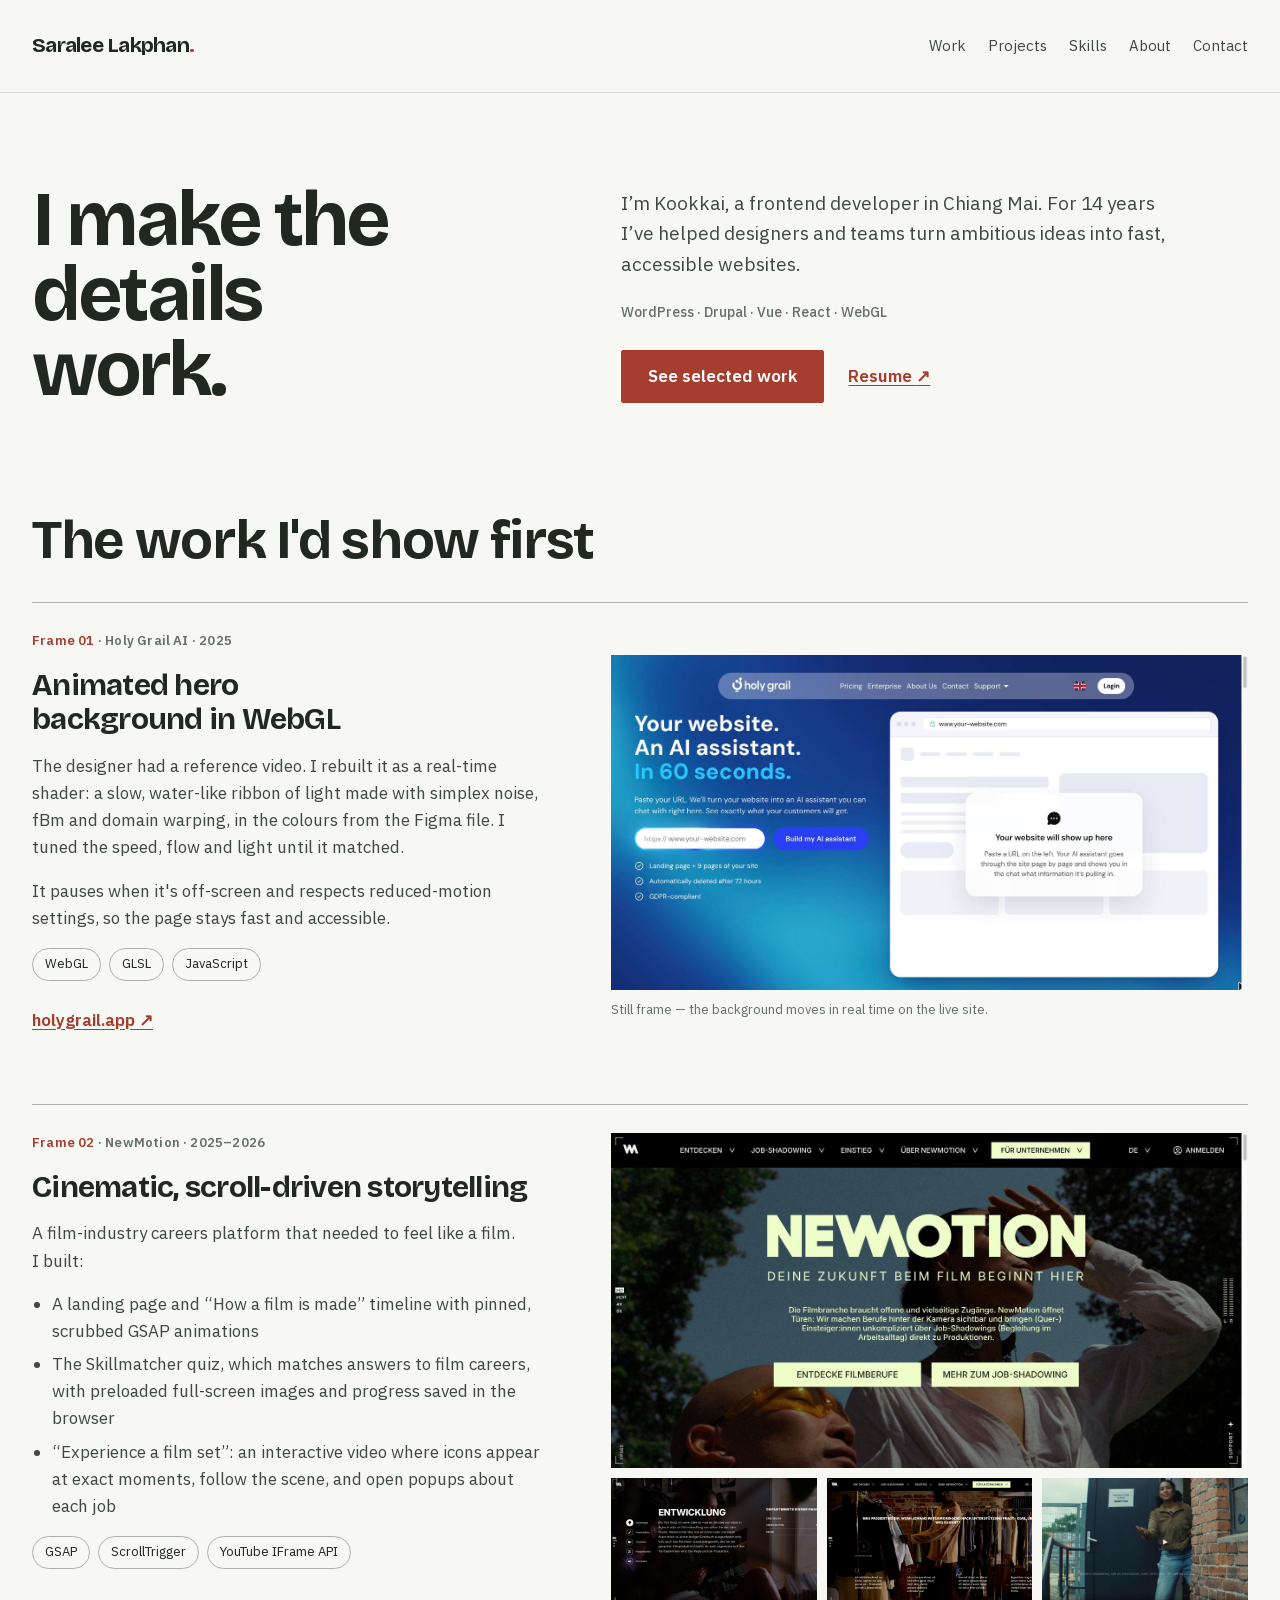
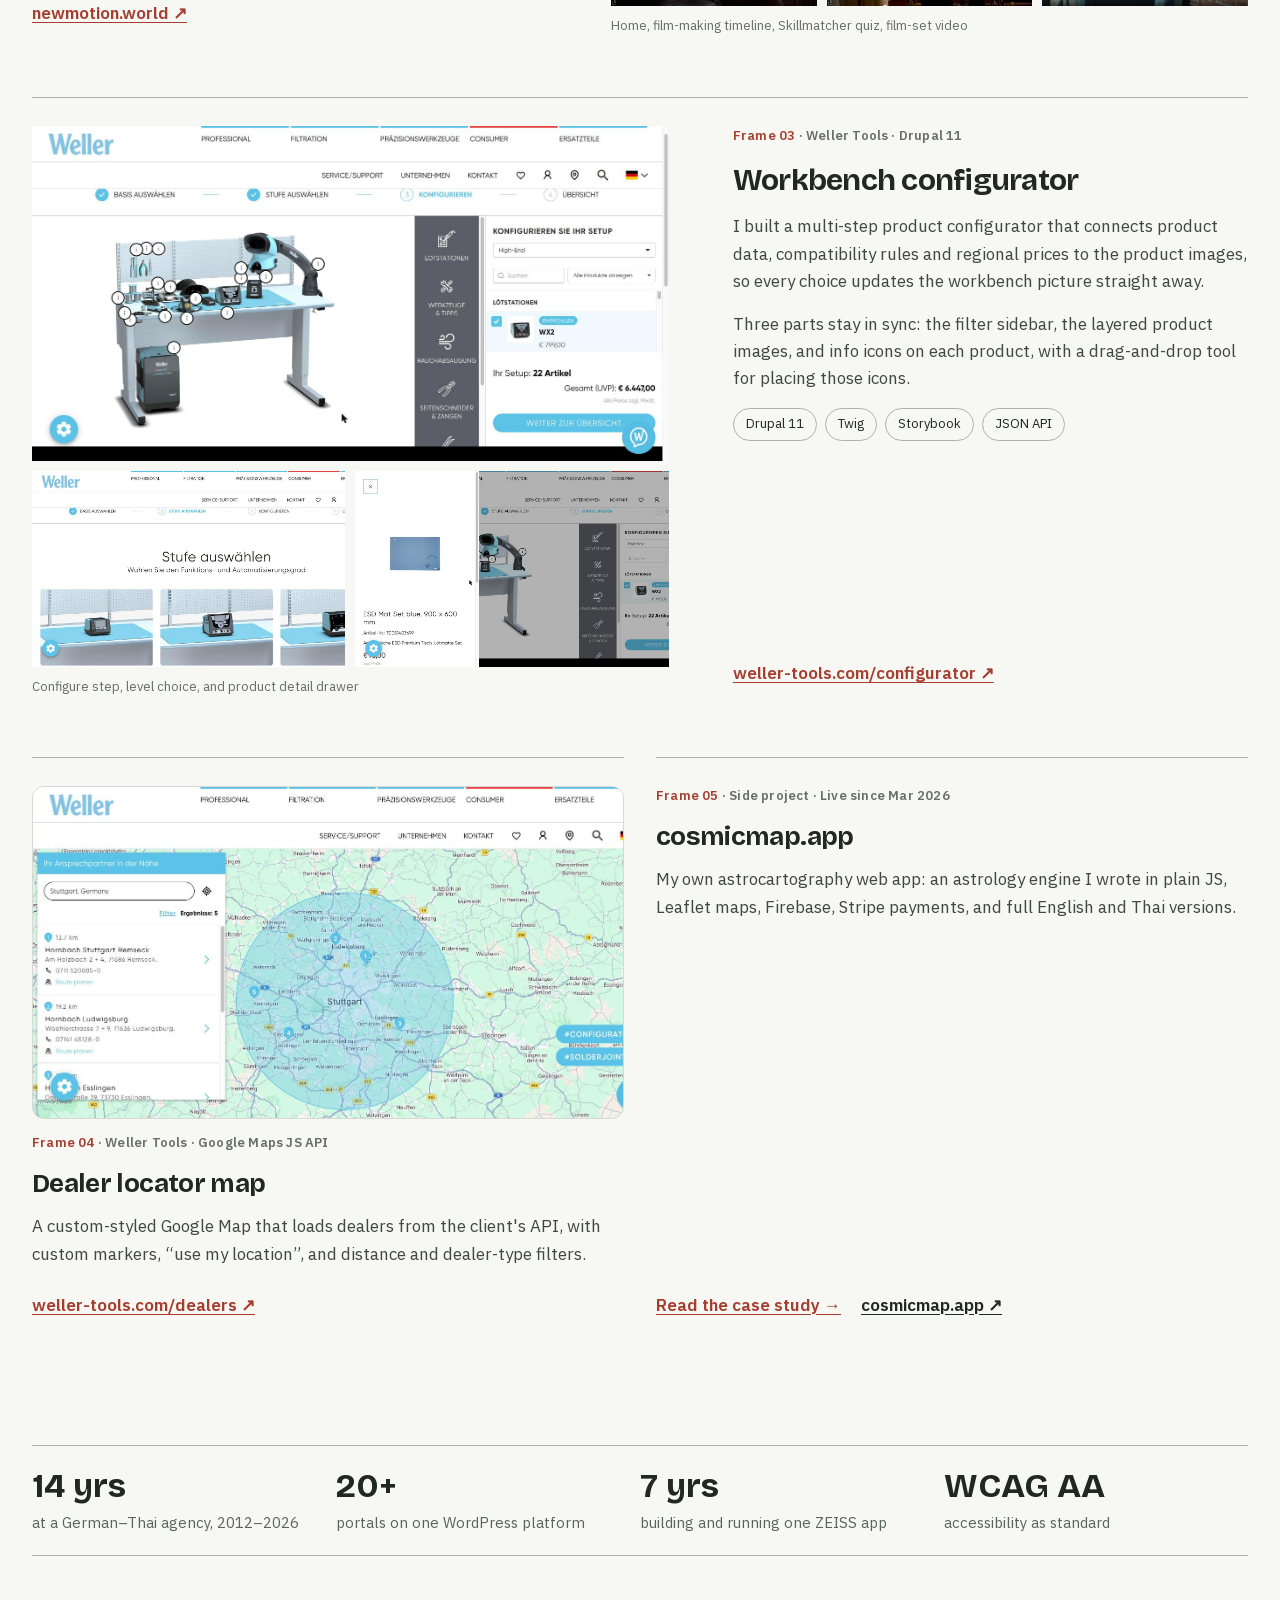
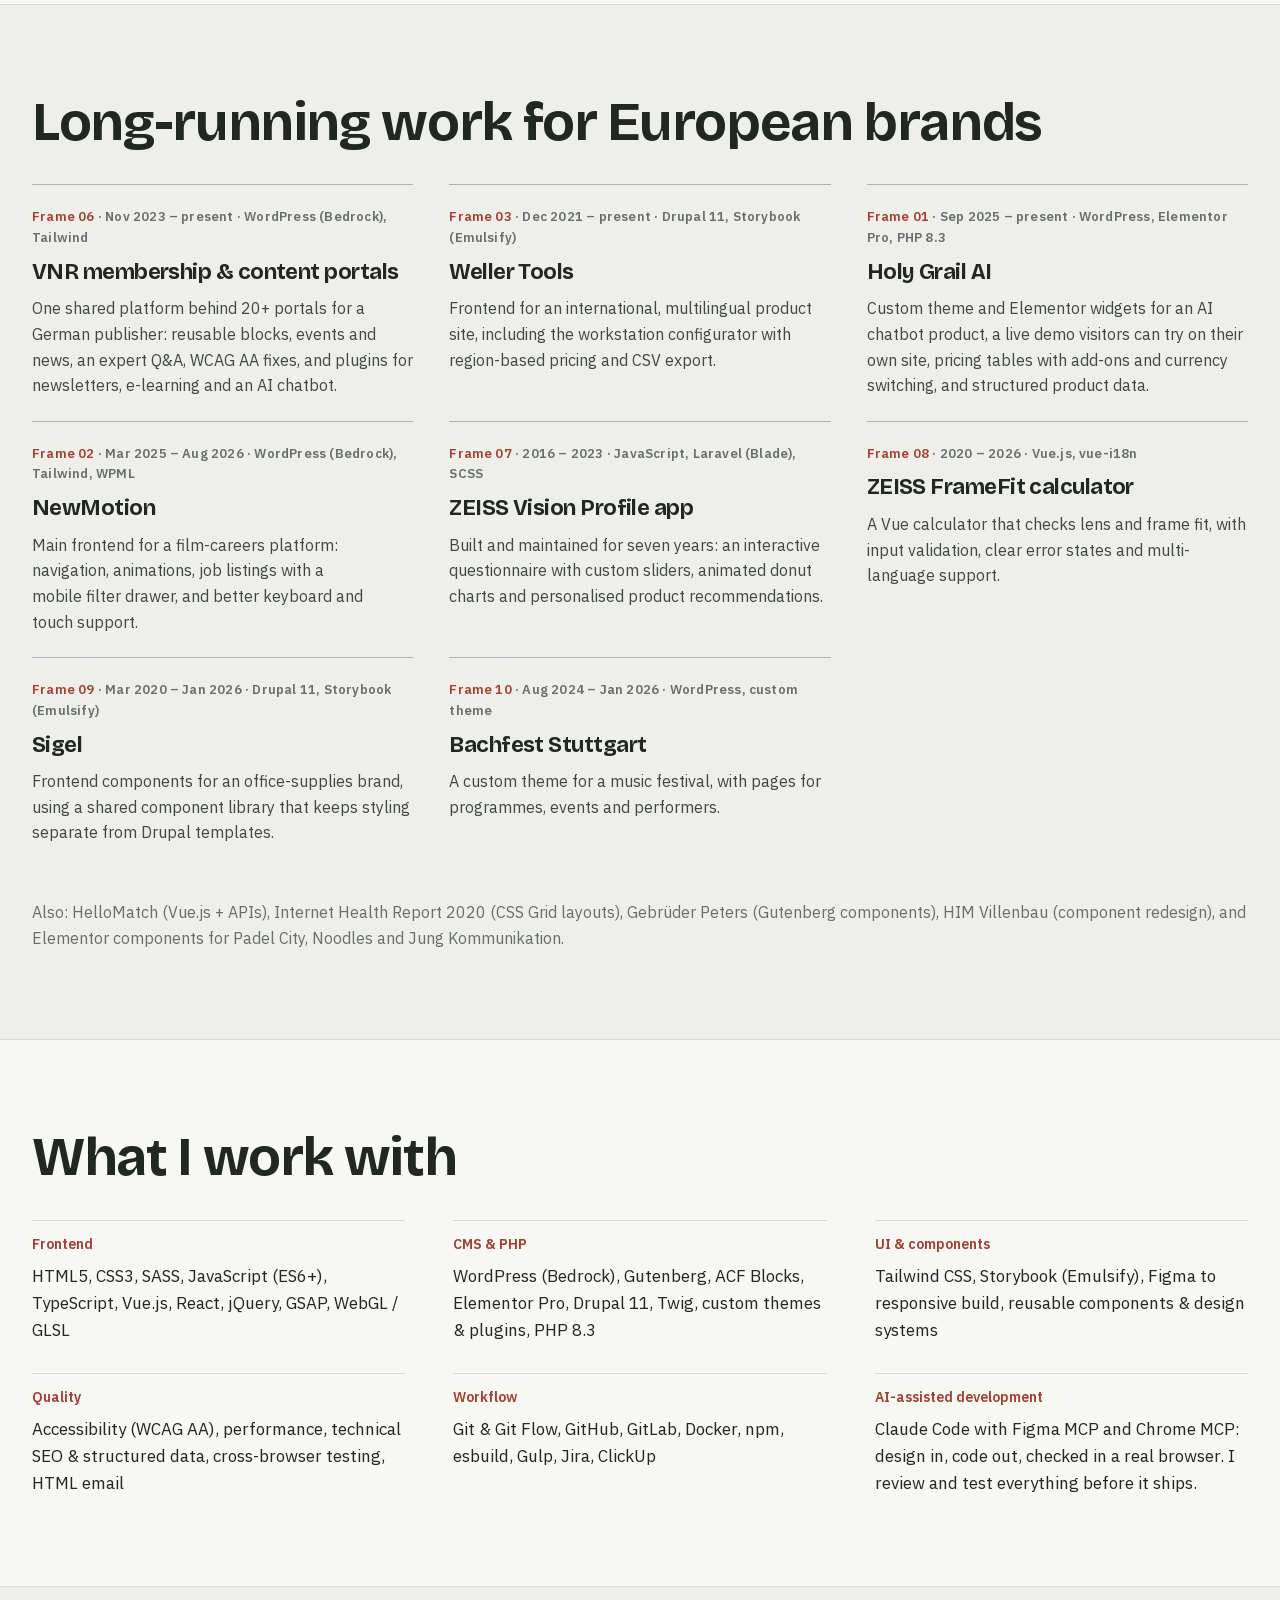
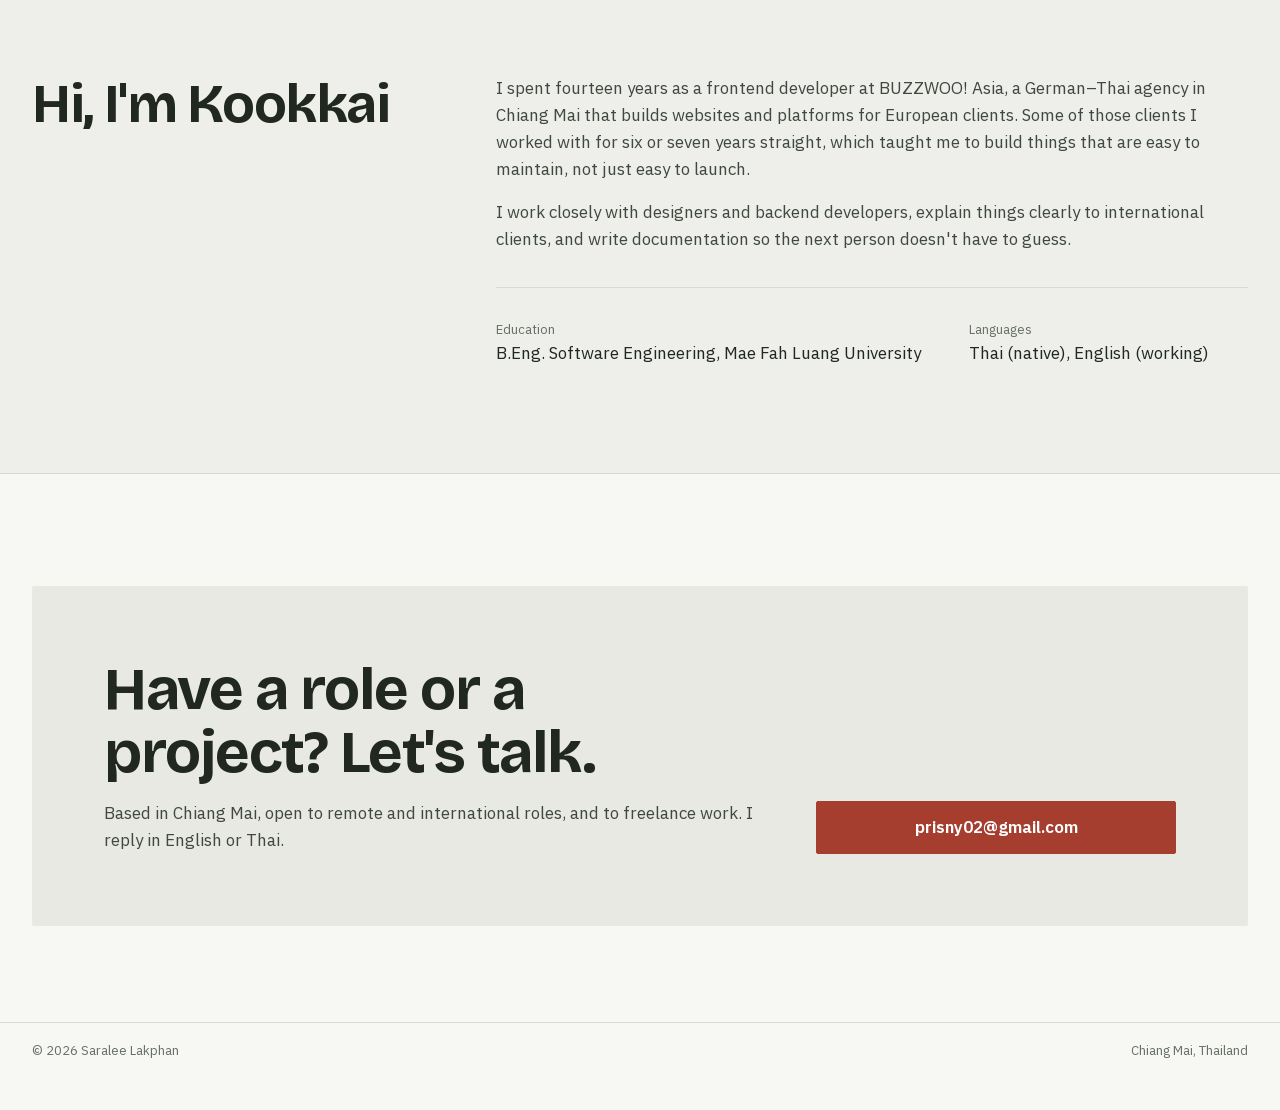
<file: docs/index.html>
<!doctype html>
<html lang="en">
<head>
<meta charset="utf-8">
<meta name="viewport" content="width=device-width, initial-scale=1">
<title>Saralee Lakphan — Senior Frontend Developer</title>
<meta name="description" content="Senior frontend developer in Chiang Mai with 14 years of experience building fast, accessible websites for European clients. WordPress, Drupal, Vue, React, WebGL and GSAP.">
<meta property="og:title" content="Saralee Lakphan — Senior Frontend Developer">
<meta property="og:description" content="14 years turning Figma designs into fast, accessible websites, mostly for clients in Europe.">
<meta property="og:type" content="website">
<meta property="og:image" content="assets/img/weller-configurator.jpg">
<meta name="theme-color" content="#f7f7f4">
<link rel="icon" href="favicon.svg" type="image/svg+xml">
<link rel="stylesheet" href="assets/css/style.css">
<script type="application/ld+json">
{"@context":"https://schema.org","@type":"Person","name":"Saralee Lakphan","alternateName":"Kookkai","jobTitle":"Senior Frontend Developer","email":"mailto:prisny02@gmail.com","address":{"@type":"PostalAddress","addressLocality":"Chiang Mai","addressCountry":"TH"},"alumniOf":"Mae Fah Luang University","knowsLanguage":["th","en"]}
</script>
</head>
<body>
<a class="skip-link" href="#main">Skip to content</a>

<header class="wrap site-header">
  <a class="logo" href="#top">Saralee Lakphan<span>.</span></a>
  <nav class="nav" aria-label="Main">
    <a href="#work">Work</a>
    <a href="#projects">Projects</a>
    <a href="#skills">Skills</a>
    <a href="#about">About</a>
    <a href="#contact">Contact</a>
  </nav>
</header>

<main id="main">

<section id="top" class="wrap hero hero-home" aria-labelledby="intro-title">
  <div class="hero-intro">
    <h1 class="h1" id="intro-title">I make the details work.</h1>
    <p class="lead">I’m Kookkai, a frontend developer in Chiang Mai. For 14 years I’ve helped designers and teams turn ambitious ideas into fast, accessible websites.</p>
    <p class="hero-context">WordPress · Drupal · Vue · React · WebGL</p>
    <div class="actions">
      <a class="btn btn-primary" href="#work">See selected work</a>
      <a class="text-action" href="Saralee_Lakphan_Resume.pdf" download>Resume <span aria-hidden="true">↗</span></a>
    </div>
  </div>
</section>

<section id="work" class="wrap section" style="padding-top: 0">
  <div class="heading">
    <h2 class="h2">The work I'd show first</h2>
  </div>

  <article id="holy-grail-feature" class="card feature">
    <div class="feature-text">
      <p class="meta"><span class="frame-index">Frame 01</span> · Holy Grail AI · 2025</p>
      <h3 class="h3">Animated hero background in WebGL</h3>
      <p class="body-2">The designer had a reference video. I rebuilt it as a real-time shader: a slow, water-like ribbon of light made with simplex noise, fBm and domain warping, in the colours from the Figma file. I tuned the speed, flow and light until it matched.</p>
      <p class="body-2">It pauses when it's off-screen and respects reduced-motion settings, so the page stays fast and accessible.</p>
      <ul class="chips" aria-label="Technologies"><li>WebGL</li><li>GLSL</li><li>JavaScript</li></ul>
      <a class="link-strong push" href="https://holygrail.app" target="_blank" rel="noopener">holygrail.app ↗</a>
    </div>
    <figure class="media">
      <a class="zoom" href="assets/img/holygrail-hero.jpg" target="_blank"><img class="shot" src="assets/img/holygrail-hero.jpg" alt="Holy Grail AI homepage with the blue light-ribbon shader behind the hero" width="1440" height="757" loading="lazy"></a>
      <figcaption>Still frame — the background moves in real time on the live site.</figcaption>
    </figure>
  </article>

  <article id="newmotion-feature" class="card feature">
    <div class="feature-text">
      <p class="meta"><span class="frame-index">Frame 02</span> · NewMotion · 2025–2026</p>
      <h3 class="h3">Cinematic, scroll-driven storytelling</h3>
      <p class="body-2">A film-industry careers platform that needed to feel like a film. I built:</p>
      <ul class="list">
        <li>A landing page and “How a film is made” timeline with pinned, scrubbed GSAP animations</li>
        <li>The Skillmatcher quiz, which matches answers to film careers, with preloaded full-screen images and progress saved in the browser</li>
        <li>“Experience a film set”: an interactive video where icons appear at exact moments, follow the scene, and open popups about each job</li>
      </ul>
      <ul class="chips" aria-label="Technologies"><li>GSAP</li><li>ScrollTrigger</li><li>YouTube IFrame API</li></ul>
      <a class="link-strong push" href="https://newmotion.world" target="_blank" rel="noopener">newmotion.world ↗</a>
    </div>
    <figure class="media">
      <a class="zoom" href="assets/img/newmotion-home.jpg" target="_blank"><img class="shot" src="assets/img/newmotion-home.jpg" alt="NewMotion homepage hero with the film-style interface" width="1470" height="773" loading="lazy"></a>
      <div class="thumbs">
        <a class="zoom" href="assets/img/newmotion-timeline.jpg" target="_blank"><img class="shot" src="assets/img/newmotion-timeline.jpg" alt="How a film is made timeline, Development phase" loading="lazy"></a>
        <a class="zoom" href="assets/img/newmotion-quiz.jpg" target="_blank"><img class="shot" src="assets/img/newmotion-quiz.jpg" alt="Skillmatcher quiz question with four answers" loading="lazy"></a>
        <a class="zoom" href="assets/img/newmotion-filmset.jpg" target="_blank"><img class="shot" src="assets/img/newmotion-filmset.jpg" alt="Experience a film set interactive video" loading="lazy"></a>
      </div>
      <figcaption>Home, film-making timeline, Skillmatcher quiz, film-set video</figcaption>
    </figure>
  </article>

  <article id="weller-feature" class="card feature reverse">
    <figure class="media">
      <a class="zoom" href="assets/img/weller-configurator.jpg" target="_blank"><img class="shot" src="assets/img/weller-configurator.jpg" alt="Weller configurator: workbench with product info icons beside the setup panel" width="1440" height="757" loading="lazy"></a>
      <div class="thumbs">
        <a class="zoom" href="assets/img/weller-step2.jpg" target="_blank"><img class="shot" src="assets/img/weller-step2.jpg" alt="Step 2: choosing the automation level" loading="lazy"></a>
        <a class="zoom" href="assets/img/weller-info.jpg" target="_blank"><img class="shot" src="assets/img/weller-info.jpg" alt="Product detail panel opened from an info icon" loading="lazy"></a>
      </div>
      <figcaption>Configure step, level choice, and product detail drawer</figcaption>
    </figure>
    <div class="feature-text">
      <p class="meta"><span class="frame-index">Frame 03</span> · Weller Tools · Drupal 11</p>
      <h3 class="h3">Workbench configurator</h3>
      <p class="body-2">I built a multi-step product configurator that connects product data, compatibility rules and regional prices to the product images, so every choice updates the workbench picture straight away.</p>
      <p class="body-2">Three parts stay in sync: the filter sidebar, the layered product images, and info icons on each product, with a drag-and-drop tool for placing those icons.</p>
      <ul class="chips" aria-label="Technologies"><li>Drupal 11</li><li>Twig</li><li>Storybook</li><li>JSON API</li></ul>
      <a class="link-strong push" href="https://weller-tools.com/configurator" target="_blank" rel="noopener">weller-tools.com/configurator ↗</a>
    </div>
  </article>

  <div class="row">
    <article class="card">
      <a class="zoom" href="assets/img/weller-dealers.jpg" target="_blank"><img class="shot shot-wide" src="assets/img/weller-dealers.jpg" alt="Weller dealer locator: map around Stuttgart with numbered dealers and a distance radius" loading="lazy"></a>
      <p class="meta"><span class="frame-index">Frame 04</span> · Weller Tools · Google Maps JS API</p>
      <h3 class="h3-sm">Dealer locator map</h3>
      <p class="body-2">A custom-styled Google Map that loads dealers from the client's API, with custom markers, “use my location”, and distance and dealer-type filters.</p>
      <a class="link-strong" href="https://weller-tools.com/dealers" target="_blank" rel="noopener" style="margin-top: auto">weller-tools.com/dealers ↗</a>
    </article>
    <article class="card">
      <p class="meta"><span class="frame-index">Frame 05</span> · Side project · Live since Mar 2026</p>
      <h3 class="h3-sm">cosmicmap.app</h3>
      <p class="body-2">My own astrocartography web app: an astrology engine I wrote in plain JS, Leaflet maps, Firebase, Stripe payments, and full English and Thai versions.</p>
      <div class="actions" style="gap: 20px; margin-top: auto">
        <a class="link-strong" href="cosmicmap.html">Read the case study →</a>
        <a class="link-strong link-plain" href="https://cosmicmap.app" target="_blank" rel="noopener">cosmicmap.app ↗</a>
      </div>
    </article>
  </div>
</section>

<div class="wrap">
  <div class="stats" role="list" aria-label="At a glance">
    <div class="stat" role="listitem"><strong>14 yrs</strong><span>at a German–Thai agency, 2012–2026</span></div>
    <div class="stat" role="listitem"><strong>20+</strong><span>portals on one WordPress platform</span></div>
    <div class="stat" role="listitem"><strong>7 yrs</strong><span>building and running one ZEISS app</span></div>
    <div class="stat" role="listitem"><strong>WCAG AA</strong><span>accessibility as standard</span></div>
  </div>
</div>

<section id="projects" class="band">
  <div class="wrap section">
    <div class="heading">
      <h2 class="h2">Long-running work for European brands</h2>
    </div>
    <div class="grid">
      <article class="card card-sm"><p class="meta"><span class="frame-index">Frame 06</span> · Nov 2023 – present · WordPress (Bedrock), Tailwind</p><h3 class="h4">VNR membership &amp; content portals</h3><p class="body-2 small">One shared platform behind 20+ portals for a German publisher: reusable blocks, events and news, an expert Q&amp;A, WCAG AA fixes, and plugins for newsletters, e-learning and an AI chatbot.</p></article>
      <article class="card card-sm"><p class="meta"><span class="frame-index">Frame 03</span> · Dec 2021 – present · Drupal 11, Storybook (Emulsify)</p><h3 class="h4">Weller Tools</h3><p class="body-2 small">Frontend for an international, multilingual product site, including the workstation configurator with region-based pricing and CSV export.</p></article>
      <article class="card card-sm"><p class="meta"><span class="frame-index">Frame 01</span> · Sep 2025 – present · WordPress, Elementor Pro, PHP 8.3</p><h3 class="h4">Holy Grail AI</h3><p class="body-2 small">Custom theme and Elementor widgets for an AI chatbot product, a live demo visitors can try on their own site, pricing tables with add-ons and currency switching, and structured product data.</p></article>
      <article class="card card-sm"><p class="meta"><span class="frame-index">Frame 02</span> · Mar 2025 – Aug 2026 · WordPress (Bedrock), Tailwind, WPML</p><h3 class="h4">NewMotion</h3><p class="body-2 small">Main frontend for a film-careers platform: navigation, animations, job listings with a mobile filter drawer, and better keyboard and touch support.</p></article>
      <article class="card card-sm"><p class="meta"><span class="frame-index">Frame 07</span> · 2016 – 2023 · JavaScript, Laravel (Blade), SCSS</p><h3 class="h4">ZEISS Vision Profile app</h3><p class="body-2 small">Built and maintained for seven years: an interactive questionnaire with custom sliders, animated donut charts and personalised product recommendations.</p></article>
      <article class="card card-sm"><p class="meta"><span class="frame-index">Frame 08</span> · 2020 – 2026 · Vue.js, vue-i18n</p><h3 class="h4">ZEISS FrameFit calculator</h3><p class="body-2 small">A Vue calculator that checks lens and frame fit, with input validation, clear error states and multi-language support.</p></article>
      <article class="card card-sm"><p class="meta"><span class="frame-index">Frame 09</span> · Mar 2020 – Jan 2026 · Drupal 11, Storybook (Emulsify)</p><h3 class="h4">Sigel</h3><p class="body-2 small">Frontend components for an office-supplies brand, using a shared component library that keeps styling separate from Drupal templates.</p></article>
      <article class="card card-sm"><p class="meta"><span class="frame-index">Frame 10</span> · Aug 2024 – Jan 2026 · WordPress, custom theme</p><h3 class="h4">Bachfest Stuttgart</h3><p class="body-2 small">A custom theme for a music festival, with pages for programmes, events and performers.</p></article>
    </div>
    <p class="small" style="color: var(--muted)">Also: HelloMatch (Vue.js + APIs), Internet Health Report 2020 (CSS Grid layouts), Gebrüder Peters (Gutenberg components), HIM Villenbau (component redesign), and Elementor components for Padel City, Noodles and Jung Kommunikation.</p>
  </div>
</section>

<section id="skills" class="wrap section">
  <div class="heading">
    <h2 class="h2">What I work with</h2>
  </div>
  <div class="skills">
    <div><h3>Frontend</h3><p>HTML5, CSS3, SASS, JavaScript (ES6+), TypeScript, Vue.js, React, jQuery, GSAP, WebGL / GLSL</p></div>
    <div><h3>CMS &amp; PHP</h3><p>WordPress (Bedrock), Gutenberg, ACF Blocks, Elementor Pro, Drupal 11, Twig, custom themes &amp; plugins, PHP 8.3</p></div>
    <div><h3>UI &amp; components</h3><p>Tailwind CSS, Storybook (Emulsify), Figma to responsive build, reusable components &amp; design systems</p></div>
    <div><h3>Quality</h3><p>Accessibility (WCAG AA), performance, technical SEO &amp; structured data, cross-browser testing, HTML email</p></div>
    <div><h3>Workflow</h3><p>Git &amp; Git Flow, GitHub, GitLab, Docker, npm, esbuild, Gulp, Jira, ClickUp</p></div>
    <div><h3>AI-assisted development</h3><p>Claude Code with Figma MCP and Chrome MCP: design in, code out, checked in a real browser. I review and test everything before it ships.</p></div>
  </div>
</section>

<section id="about" class="band">
  <div class="wrap section split">
    <div class="split-side">
      <h2 class="h2">Hi, I'm Kookkai</h2>
      <!-- Add your photo: save it as assets/img/photo.jpg and uncomment the line below -->
      <!-- <img class="photo" src="assets/img/photo.jpg" alt="Saralee Lakphan" width="200" height="200"> -->
    </div>
    <div class="split-main">
      <p>I spent fourteen years as a frontend developer at BUZZWOO! Asia, a German–Thai agency in Chiang Mai that builds websites and platforms for European clients. Some of those clients I worked with for six or seven years straight, which taught me to build things that are easy to maintain, not just easy to launch.</p>
      <p>I work closely with designers and backend developers, explain things clearly to international clients, and write documentation so the next person doesn't have to guess.</p>
      <dl class="facts">
        <div><dt>Education</dt><dd>B.Eng. Software Engineering, Mae Fah Luang University</dd></div>
        <div><dt>Languages</dt><dd>Thai (native), English (working)</dd></div>
      </dl>
    </div>
  </div>
</section>

<section id="contact" class="wrap" style="padding-block: 112px 96px">
  <div class="contact">
    <div class="contact-text">
      <h2 class="h2">Have a role or a project? Let's talk.</h2>
      <p style="color: var(--text-3)">Based in Chiang Mai, open to remote and international roles, and to freelance work. I reply in English or Thai.</p>
    </div>
    <div class="contact-links">
      <a class="btn btn-primary" href="mailto:prisny02@gmail.com">prisny02@gmail.com</a>
    </div>
  </div>
</section>

</main>

<footer class="wrap site-footer">
  <span>© 2026 Saralee Lakphan</span>
  <span>Chiang Mai, Thailand</span>
</footer>
</body>
</html>
</file>
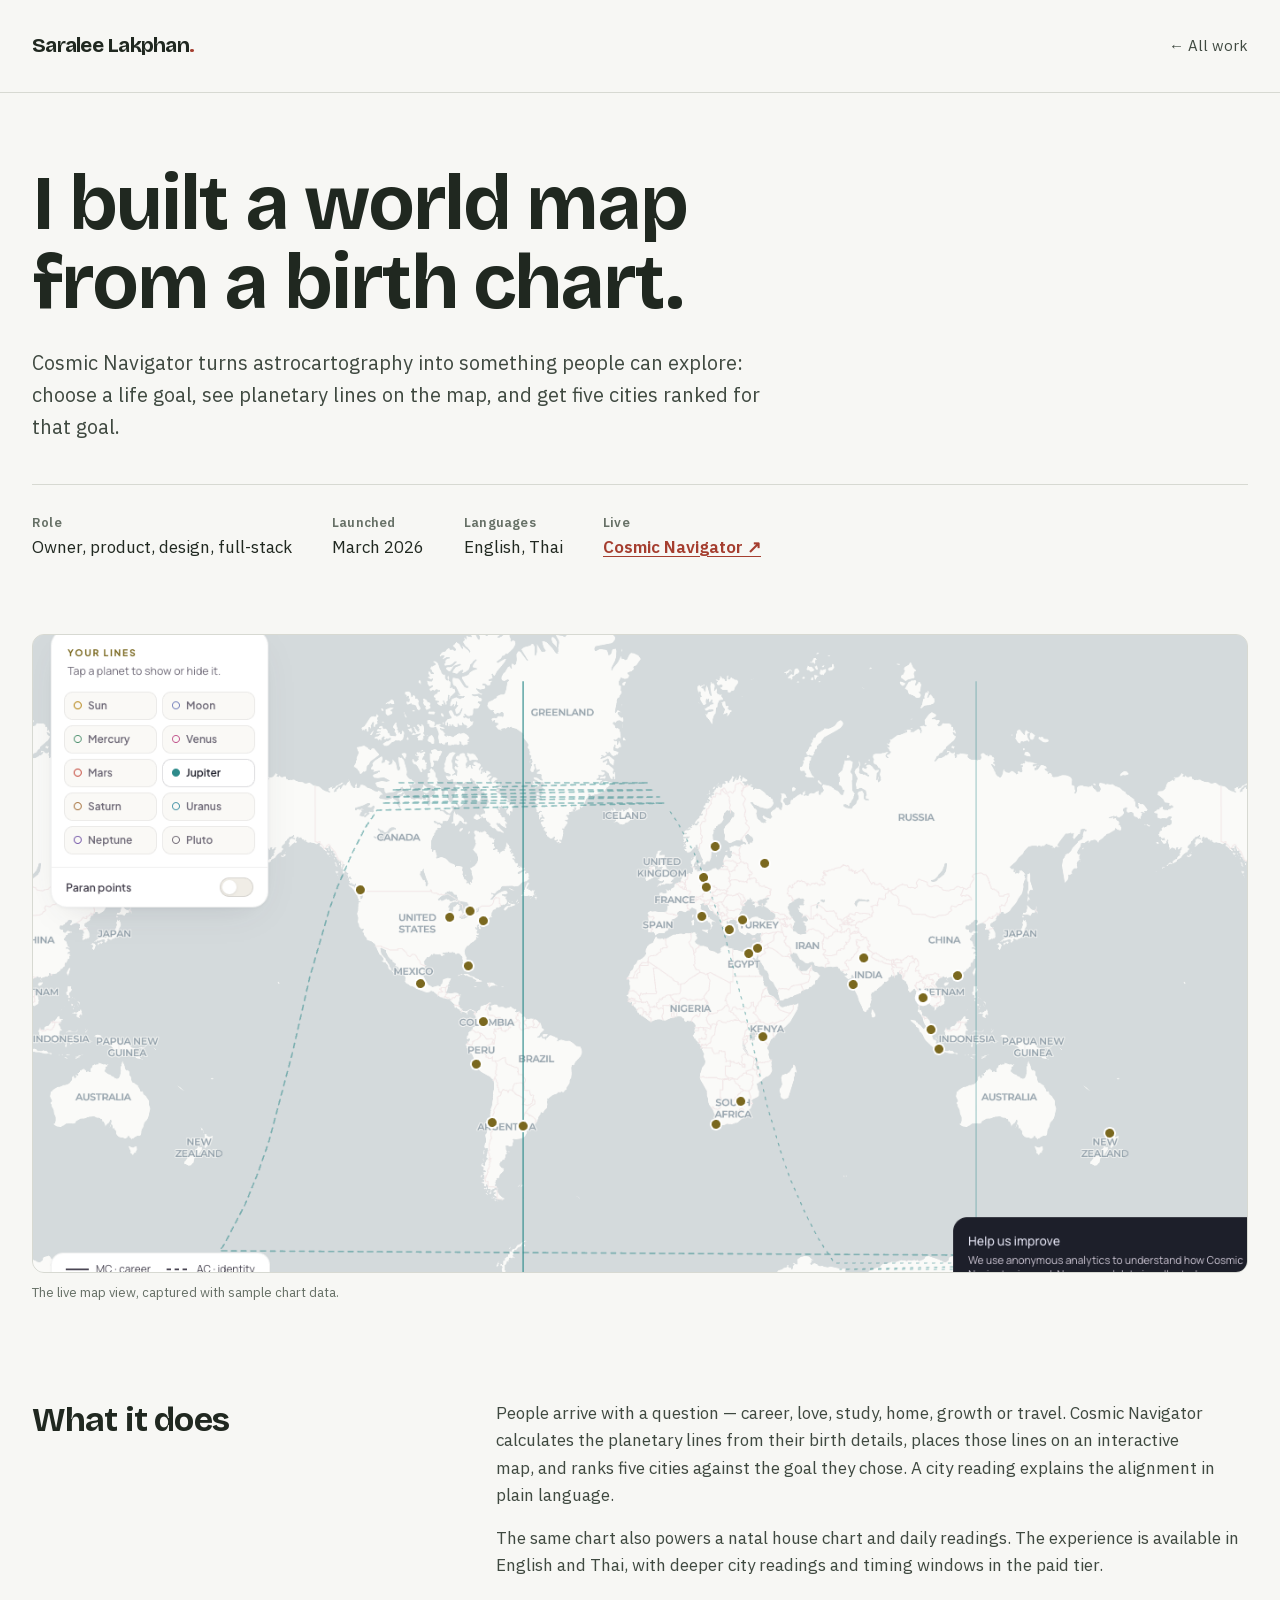
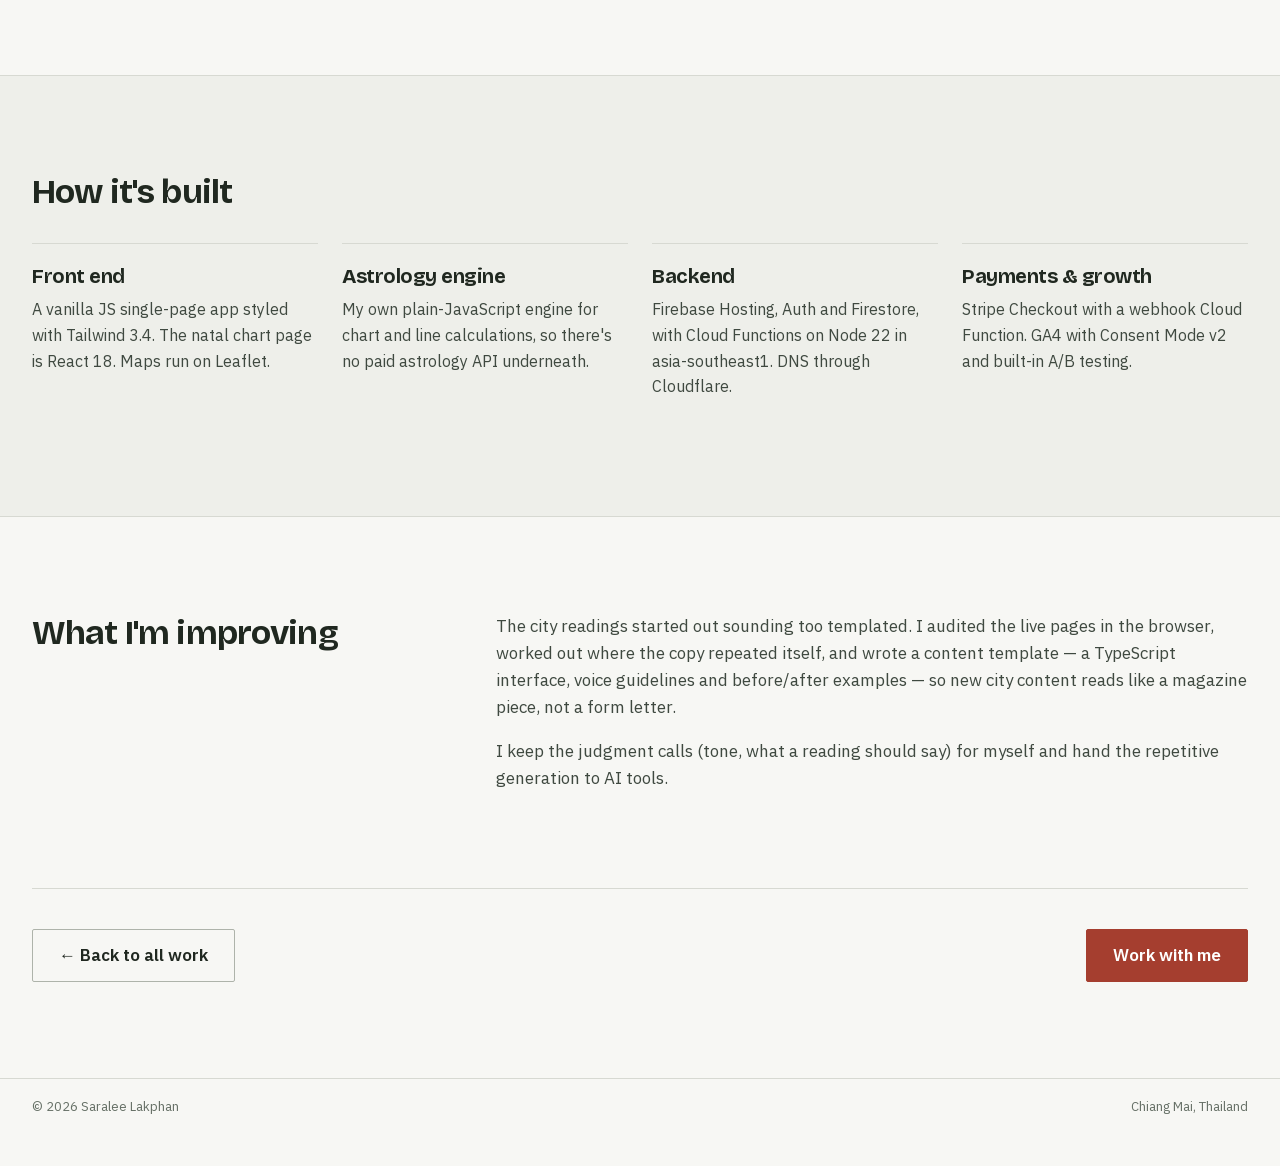
<file: docs/cosmicmap.html>
<!doctype html>
<html lang="en">
<head>
<meta charset="utf-8">
<meta name="viewport" content="width=device-width, initial-scale=1">
<title>Case study: Cosmic Navigator — Saralee Lakphan</title>
<meta name="description" content="How I built Cosmic Navigator, an astrocartography product that turns a birth chart into a world map and five city recommendations.">
<meta name="theme-color" content="#f7f7f4">
<link rel="icon" href="favicon.svg" type="image/svg+xml">
<link rel="stylesheet" href="assets/css/style.css">
</head>
<body>
<a class="skip-link" href="#main">Skip to content</a>

<header class="wrap site-header">
  <a class="logo" href="index.html">Saralee Lakphan<span>.</span></a>
  <nav class="nav" aria-label="Main"><a href="index.html#work">← All work</a></nav>
</header>

<main id="main">

<section class="wrap hero" style="padding-block: 72px 56px; gap: 24px">
  <h1 class="h1" style="font-size: clamp(38px, 6vw, 80px); max-width: 1000px">I built a world map from a birth chart.</h1>
  <p class="lead" style="max-width: 760px">Cosmic Navigator turns astrocartography into something people can explore: choose a life goal, see planetary lines on the map, and get five cities ranked for that goal.</p>
  <dl class="facts-row">
    <div><dt class="meta">Role</dt><dd style="margin: 0">Owner, product, design, full-stack</dd></div>
    <div><dt class="meta">Launched</dt><dd style="margin: 0">March 2026</dd></div>
    <div><dt class="meta">Languages</dt><dd style="margin: 0">English, Thai</dd></div>
    <div><dt class="meta">Live</dt><dd style="margin: 0"><a href="https://cosmicmap.app" target="_blank" rel="noopener" style="font-weight: 600">Cosmic Navigator ↗</a></dd></div>
  </dl>
</section>

<section class="wrap" aria-label="Cosmic Navigator product screenshot" style="padding-bottom: 96px">
  <figure class="media">
    <a class="zoom" href="assets/img/cosmicmap-map.png" target="_blank" rel="noopener" aria-label="Open the full-size Cosmic Navigator map screenshot">
      <img class="shot" src="assets/img/cosmicmap-map.png" alt="Cosmic Navigator's interactive world map with planetary lines, ranked city markers, and planet filters, shown with sample chart data" width="1440" height="720" fetchpriority="high">
    </a>
    <figcaption>The live map view, captured with sample chart data.</figcaption>
  </figure>
</section>

<section class="wrap split" style="padding-bottom: 96px">
  <div class="split-side">
    <h2 class="h3" style="font-size: 34px">What it does</h2>
  </div>
  <div class="split-main">
    <p>People arrive with a question — career, love, study, home, growth or travel. Cosmic Navigator calculates the planetary lines from their birth details, places those lines on an interactive map, and ranks five cities against the goal they chose. A city reading explains the alignment in plain language.</p>
    <p>The same chart also powers a natal house chart and daily readings. The experience is available in English and Thai, with deeper city readings and timing windows in the paid tier.</p>
  </div>
</section>

<section class="band">
  <div class="wrap section" style="padding-block: 96px">
    <div class="heading">
      <h2 class="h3" style="font-size: 34px">How it's built</h2>
    </div>
    <div class="grid" style="grid-template-columns: repeat(auto-fit, minmax(min(100%, 260px), 1fr)); gap: 24px">
      <div class="mini"><h3 class="h4" style="font-size: 20px">Front end</h3><p>A vanilla JS single-page app styled with Tailwind 3.4. The natal chart page is React 18. Maps run on Leaflet.</p></div>
      <div class="mini"><h3 class="h4" style="font-size: 20px">Astrology engine</h3><p>My own plain-JavaScript engine for chart and line calculations, so there's no paid astrology API underneath.</p></div>
      <div class="mini"><h3 class="h4" style="font-size: 20px">Backend</h3><p>Firebase Hosting, Auth and Firestore, with Cloud Functions on Node 22 in asia-southeast1. DNS through Cloudflare.</p></div>
      <div class="mini"><h3 class="h4" style="font-size: 20px">Payments &amp; growth</h3><p>Stripe Checkout with a webhook Cloud Function. GA4 with Consent Mode v2 and built-in A/B testing.</p></div>
    </div>
  </div>
</section>

<section class="wrap split" style="padding-block: 96px">
  <div class="split-side">
    <h2 class="h3" style="font-size: 34px">What I'm improving</h2>
  </div>
  <div class="split-main">
    <p>The city readings started out sounding too templated. I audited the live pages in the browser, worked out where the copy repeated itself, and wrote a content template — a TypeScript interface, voice guidelines and before/after examples — so new city content reads like a magazine piece, not a form letter.</p>
    <p>I keep the judgment calls (tone, what a reading should say) for myself and hand the repetitive generation to AI tools.</p>
  </div>
</section>

<section class="wrap" style="padding-bottom: 96px">
  <div class="actions" style="border-top: 1px solid var(--line); padding-top: 40px; justify-content: space-between; gap: 20px">
    <a class="btn" href="index.html#work">← Back to all work</a>
    <a class="btn btn-primary" href="index.html#contact">Work with me</a>
  </div>
</section>

</main>

<footer class="wrap site-footer">
  <span>© 2026 Saralee Lakphan</span>
  <span>Chiang Mai, Thailand</span>
</footer>
</body>
</html>
</file>
<file: docs/assets/css/style.css>
/* Saralee Lakphan — portfolio */
@font-face { font-family: "Bricolage Grotesque"; font-style: normal; font-weight: 400 700; font-display: swap; src: url("../fonts/bricolage-grotesque-latin.woff2") format("woff2"); }
@font-face { font-family: "IBM Plex Sans"; font-style: normal; font-weight: 400 600; font-display: swap; src: url("../fonts/ibm-plex-sans-latin.woff2") format("woff2"); }
:root {
  --bg: #f7f7f4;
  --bg-alt: #eeefea;
  --card: #fff;
  --media: #e5e7e2;
  --line: #d7d9d2;
  --line-strong: #aeb3aa;
  --text: #202820;
  --text-2: #3f4940;
  --text-3: #59645a;
  --muted: #667066;
  --accent: #a53e2f;
  --accent-hover: #842e24;
  --display: 'Bricolage Grotesque', sans-serif;
  --body: 'IBM Plex Sans', sans-serif;
  --mono: 'IBM Plex Sans', sans-serif;
}

*, *::before, *::after { box-sizing: border-box; }
html { scroll-behavior: smooth; }
@media (prefers-reduced-motion: reduce) { html { scroll-behavior: auto; } }
body {
  margin: 0;
  background: var(--bg);
  color: var(--text);
  font-family: var(--body);
  font-size: 17px;
  line-height: 1.6;
  -webkit-font-smoothing: antialiased;
}
img { max-width: 100%; display: block; }
a { color: var(--accent); }
a:hover { text-decoration-thickness: 2px; }
:focus-visible { outline: 2px solid var(--accent); outline-offset: 3px; border-radius: 4px; }
h1, h2, h3, p, ul, ol, figure { margin: 0; }

.skip-link { position: absolute; left: -9999px; top: 8px; background: var(--accent); color: var(--bg); padding: 10px 16px; border-radius: 8px; z-index: 10; }
.skip-link:focus { left: 8px; }

.wrap { max-width: 1200px; margin: 0 auto; padding-inline: 32px; }
@media (max-width: 600px) { .wrap { padding-inline: 20px; } }

.band { background: var(--bg-alt); border-block: 1px solid var(--line); }
.section { padding-block: 112px; display: flex; flex-direction: column; gap: 40px; }
@media (max-width: 600px) { .section { padding-block: 72px; } }

/* Header */
.site-header { display: flex; flex-wrap: wrap; gap: 16px 32px; align-items: center; justify-content: space-between; padding-block: 28px; }
.logo { font-family: var(--display); font-weight: 700; font-size: 20px; color: var(--text); text-decoration: none; }
.logo span { color: var(--accent); }
.nav { display: flex; flex-wrap: wrap; gap: 4px 28px; font-family: var(--mono); font-size: 14px; }
.nav a { color: var(--text-3); text-decoration: none; padding: 12px 0; }
.nav a:hover { color: var(--text); }

/* Type */
.eyebrow { font-family: var(--mono); font-size: 14px; color: var(--accent); }
.meta { font-family: var(--mono); font-size: 13px; color: var(--muted); }
.h1 { font-family: var(--display); font-weight: 700; font-size: clamp(40px, 7vw, 88px); line-height: 1.03; letter-spacing: -0.02em; max-width: 1080px; }
.h2 { font-family: var(--display); font-weight: 700; font-size: clamp(32px, 4vw, 48px); line-height: 1.1; }
.h3 { font-family: var(--display); font-weight: 700; font-size: 32px; line-height: 1.15; }
.h3-sm { font-family: var(--display); font-weight: 700; font-size: 26px; line-height: 1.2; }
.h4 { font-family: var(--display); font-weight: 700; font-size: 22px; line-height: 1.25; }
.lead { font-size: 20px; color: var(--text-3); max-width: 760px; }
.body-2 { color: var(--text-2); }
.small { font-size: 16px; }
.heading { display: flex; flex-direction: column; gap: 8px; }
.h1, .h2, .h3, .h3-sm, .h4 { text-wrap: balance; }
.lead, .body-2, .split-main { text-wrap: pretty; }

/* Buttons */
.actions { display: flex; flex-wrap: wrap; gap: 14px; }
.btn { display: inline-flex; align-items: center; justify-content: center; min-height: 48px; padding: 12px 26px; border-radius: 10px; font-weight: 600; text-decoration: none; border: 1px solid var(--line-strong); color: var(--text); }
.btn:hover { color: var(--text); border-color: var(--text-3); }
.btn-primary { background: var(--accent); border-color: var(--accent); color: var(--bg); }
.btn-primary:hover { background: var(--accent-hover); border-color: var(--accent-hover); color: #0F1115; }
.link-strong { font-weight: 600; display: inline-block; padding: 10px 0; }
.link-plain { color: var(--text); }

/* Hero */
.hero { padding-block: 96px 72px; display: flex; flex-direction: column; gap: 28px; }
.hero .actions { padding-top: 8px; }
.hero-home { display: grid; grid-template-columns: minmax(0, 1.12fr) minmax(320px, .88fr); grid-template-areas: "copy preview" "actions preview"; grid-template-rows: auto auto; align-items: center; gap: 0 clamp(28px, 4.5vw, 64px); }
.hero-copy { grid-area: copy; min-width: 0; display: flex; flex-direction: column; gap: 20px; }
.hero-home .h1 { max-width: 700px; font-size: clamp(40px, 4.8vw, 66px); line-height: 1.04; }
.hero-context { color: var(--accent); font-family: var(--mono); font-size: 14px; line-height: 1.5; }
.hero-copy .lead { max-width: 65ch; }
.hero-home > .actions { grid-area: actions; padding-top: 28px; }
.hero-home > .actions .btn { padding-inline: 18px; }

/* Stats */
.stats { display: flex; flex-wrap: wrap; border-block: 1px solid var(--line); margin-bottom: 96px; }
.stat { flex: 1 1 220px; padding: 28px 24px 28px 0; display: flex; flex-direction: column; gap: 4px; }
.stat strong { font-family: var(--display); font-size: 40px; line-height: 1.2; }
.stat span { font-size: 15px; color: var(--muted); }

/* Cards */
.card { background: var(--card); border: 1px solid var(--line); border-radius: 20px; padding: 28px; display: flex; flex-direction: column; gap: 14px; min-width: 0; }
.card-sm { border-radius: 16px; padding: 24px; gap: 10px; }
.feature { padding: 32px; flex-direction: row; flex-wrap: wrap; gap: 32px; align-items: stretch; }
.feature.reverse { flex-wrap: wrap-reverse; }
.feature-text { flex: 1 1 460px; min-width: 0; display: flex; flex-direction: column; gap: 16px; }
.feature-text .push { margin-top: auto; }
.row { display: flex; flex-wrap: wrap; gap: 24px; }
.row > * { flex: 1 1 460px; }
.grid { display: grid; grid-template-columns: repeat(auto-fit, minmax(min(100%, 340px), 1fr)); gap: 20px; }
.list { padding-left: 20px; color: var(--text-2); display: flex; flex-direction: column; gap: 6px; }

.chips { display: flex; flex-wrap: wrap; gap: 8px; font-family: var(--mono); font-size: 13px; list-style: none; padding: 0; }
.chips li { border: 1px solid var(--line-strong); border-radius: 999px; padding: 5px 12px; }

/* Media */
.media { flex: 1 1 420px; min-width: 0; display: flex; flex-direction: column; gap: 10px; justify-content: center; }
.shot { width: 100%; border-radius: 12px; border: 1px solid var(--line); object-fit: cover; object-position: top left; height: auto; aspect-ratio: 1440 / 757; background: var(--media); }
.shot-wide { aspect-ratio: 16 / 9; }
.thumbs { display: flex; gap: 10px; }
.thumbs .shot { aspect-ratio: 16 / 10; }
.media figcaption { font-family: var(--mono); font-size: 13px; color: var(--muted); }
.zoom { display: block; border-radius: 12px; }
.thumbs .zoom { flex: 1 1 0; min-width: 0; }
.zoom .shot { transition: border-color .15s; }
.zoom:hover .shot { border-color: var(--accent); }

/* Skills */
.skills { display: grid; grid-template-columns: repeat(auto-fit, minmax(min(100%, 320px), 1fr)); gap: 32px 40px; }
.skills h3 { font-family: var(--mono); font-size: 14px; font-weight: 500; color: var(--muted); margin-bottom: 8px; }

/* About */
.split { display: flex; flex-wrap: wrap; gap: 48px; }
.split-side { flex: 1 1 320px; display: flex; flex-direction: column; gap: 12px; }
.split-main { flex: 2 1 560px; display: flex; flex-direction: column; gap: 16px; color: var(--text-2); }
.photo { width: 200px; height: 200px; border-radius: 16px; object-fit: cover; margin-top: 12px; }
.facts { display: flex; flex-wrap: wrap; gap: 16px 48px; padding-top: 16px; border-top: 1px solid var(--line); }
.facts div { display: flex; flex-direction: column; padding-top: 16px; }
.facts dd { margin: 0; color: var(--text); }
.facts dt { font-family: var(--mono); font-size: 13px; color: var(--muted); }

/* Contact */
.contact { background: var(--card); border: 1px solid var(--line); border-radius: 24px; padding: clamp(32px, 6vw, 72px); display: flex; flex-wrap: wrap; gap: 40px; align-items: flex-end; justify-content: space-between; }
.contact-text { flex: 1 1 520px; display: flex; flex-direction: column; gap: 16px; }
.contact-text .h2 { font-size: clamp(36px, 5vw, 60px); line-height: 1.05; }
.contact-links { flex: 0 1 360px; display: flex; flex-direction: column; gap: 12px; }
.contact-links .btn { width: 100%; }
.contact-links .pair { display: flex; gap: 12px; }
.contact-links .pair .btn { flex: 1; }

.site-footer { display: flex; flex-wrap: wrap; gap: 12px; justify-content: space-between; padding-block: 0 48px; font-family: var(--mono); font-size: 13px; color: var(--muted); }

/* Case study */
.facts-row { display: flex; flex-wrap: wrap; gap: 12px 40px; padding-top: 12px; border-top: 1px solid var(--line); }
.facts-row div { display: flex; flex-direction: column; padding-top: 16px; }
.mini { background: var(--card); border: 1px solid var(--line); border-radius: 16px; padding: 24px; display: flex; flex-direction: column; gap: 8px; }
.mini p { color: var(--text-2); font-size: 16px; }
.placeholder { border-radius: 16px; background: var(--media); border: 1px dashed #4A4E58; display: flex; align-items: center; justify-content: center; color: var(--muted); font-family: var(--mono); font-size: 14px; min-height: 360px; padding: 16px; text-align: center; }
.section.split { flex-direction: row; gap: 48px; }

@media (max-width: 600px) {
  .site-header { gap: 12px 20px; padding-block: 20px 12px; }
  .nav { width: 100%; justify-content: space-between; gap: 4px 12px; font-size: 13px; }
  .nav a { padding-block: 8px; }
  .hero { padding-block: 52px 56px; gap: 22px; }
  .hero-home { display: flex; align-items: stretch; gap: 22px; }
  .hero-copy { gap: 18px; }
  .hero-home .h1 { font-size: clamp(36px, 9vw, 44px); line-height: 1.06; }
  .hero-copy .lead { font-size: 18px; }
  .hero-home > .actions { flex-direction: column; gap: 10px; padding-top: 0; }
  .hero-home > .actions .btn { width: 100%; }
}

@media (min-width: 601px) and (max-width: 900px) {
  .hero-home { display: flex; flex-direction: column; align-items: stretch; gap: 28px; }
  .hero-home > .actions { flex-wrap: wrap; padding-top: 0; }
}

/* Editor's contact sheet */
html { scroll-padding-top: 24px; }
body { background: var(--bg); color: var(--text); }
::selection { background: #d8a49a; color: #202820; }
a { color: var(--accent); text-underline-offset: .2em; }
a:hover { text-decoration-thickness: 2px; }
:focus-visible { outline: 2px solid var(--accent); outline-offset: 4px; border-radius: 2px; }
.wrap { max-width: 1360px; }
.site-header { padding-block: 22px; border-bottom: 1px solid var(--line); }
.logo { font-size: 21px; letter-spacing: -.035em; }
.logo span { color: var(--accent); }
.nav { font-family: var(--body); font-size: 15px; gap: 4px 22px; }
.nav a { color: var(--text-2); }
.nav a:hover { color: var(--accent); }
.hero-home { display: block; padding-block: clamp(48px, 7vw, 96px) clamp(56px, 8vw, 104px); }
.frame-index { color: var(--accent); font-family: var(--body); font-size: 13px; font-weight: 600; letter-spacing: .015em; }
.hero-intro { display: grid; grid-template-columns: minmax(250px, .9fr) minmax(300px, 1.1fr); column-gap: clamp(24px, 6vw, 88px); row-gap: 12px; align-items: center; padding-block: 0; }
.hero-intro .h1 { grid-row: span 3; font-size: clamp(44px, 6vw, 82px); line-height: .98; letter-spacing: -.045em; max-width: 8ch; }
.hero-intro .lead { color: var(--text-2); font-size: 19px; max-width: 57ch; }
.hero-context { color: var(--muted); font: 500 14px/1.5 var(--body); }
.hero-intro .actions { align-items: center; gap: 24px; padding-top: 4px; }
.text-action { font-weight: 600; text-decoration-thickness: 1px; }
.h1, .h2, .h3, .h3-sm, .h4 { letter-spacing: -.025em; }
.h2 { font-size: clamp(34px, 4.3vw, 54px); }
.h3 { font-size: 30px; }
.eyebrow { color: var(--accent); }
.meta { color: var(--muted); font-family: var(--body); font-weight: 600; letter-spacing: .015em; }
.lead, .body-2, .split-main { color: var(--text-2); }
.btn { border-radius: 2px; border-color: var(--line-strong); color: var(--text); background: transparent; min-height: 46px; }
.btn:hover { border-color: var(--text); color: var(--text); }
.btn-primary { background: var(--accent); border-color: var(--accent); color: #fff; }
.btn-primary:hover { background: var(--accent-hover); border-color: var(--accent-hover); color: #fff; }
a.btn-primary:hover, a.btn-primary:focus-visible { color: #fff; background: #842e24; border-color: #842e24; }
.stats { margin-bottom: 48px; border-color: var(--line-strong); }
.stat { padding: 20px 24px 20px 0; }
.stat strong { font-size: 34px; }
.stat span { color: var(--text-3); }
.section { padding-block: 88px; gap: 32px; }
.heading { gap: 10px; }
.card { background: transparent; border: 0; border-top: 1px solid var(--line-strong); border-radius: 0; padding: 28px 0; }
.feature { gap: clamp(24px, 5vw, 72px); }
.feature .media { flex-basis: 48%; }
.feature .shot { border: 0; border-radius: 0; }
.feature-text { flex-basis: 38%; }
.row { gap: 32px; }
.row > .card { border-top: 1px solid var(--line-strong); }
.grid { gap: 0 36px; }
.card-sm { padding: 22px 0; }
.band { background: var(--bg-alt); border-color: var(--line); }
.skills { gap: 28px 48px; }
.skills > div { border-top: 1px solid var(--line); padding-top: 12px; }
.skills h3 { color: var(--accent); font-family: var(--body); font-weight: 600; }
.contact { background: #e9e9e3; border: 0; border-radius: 2px; padding: clamp(30px, 6vw, 72px); }
.contact-text > p:last-child { color: var(--text-2) !important; }
.site-footer { border-top: 1px solid var(--line); padding-top: 18px; }
.shot { background: var(--media); }
.zoom .shot { transition: filter .2s ease; }
.zoom:hover .shot { filter: saturate(1.04); }
.facts dt, .facts-row .meta { color: var(--muted); }
.placeholder { background: #e9e9e3; border-color: var(--line-strong); color: var(--text-2); border-radius: 2px; }
.mini { background: transparent; border: 0; border-top: 1px solid var(--line); border-radius: 0; padding: 20px 0; }
@media (max-width: 760px) {
  .hero-home { padding-block: 40px 52px; }
  .hero-intro { display: flex; flex-direction: column; gap: 12px; padding-top: 12px; }
  .hero-intro .h1 { max-width: 12ch; font-size: clamp(42px, 10vw, 64px); }
  .hero-intro .lead { font-size: 18px; }
  .feature, .feature.reverse { flex-direction: column; flex-wrap: nowrap; }
  .feature-text, .feature .media { flex: 0 1 auto; width: 100%; }
  .section { padding-block: 64px; }
}
@media (max-width: 480px) {
  .site-header { padding-block: 16px 10px; }
  .logo { font-size: 19px; }
  .nav { gap: 2px 10px; font-size: 13px; }
  .hero-home { padding-top: 16px; }
  .hero-intro .actions { gap: 16px; }
  .hero-intro .btn { padding-inline: 16px; }
}
</file>
